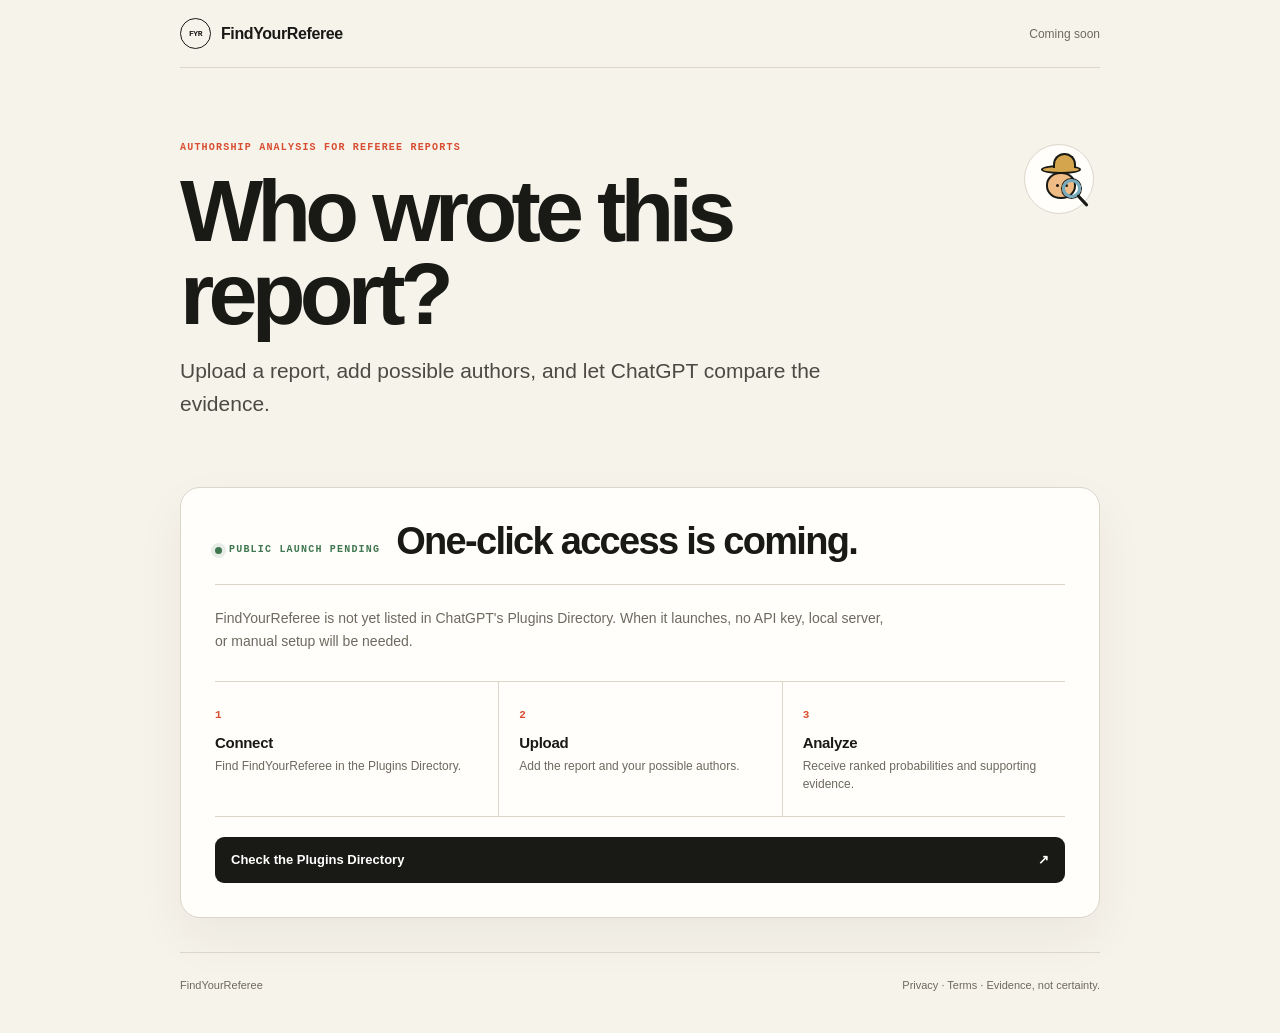
<file: index.html>
<!doctype html>
<html lang="en">
<head>
  <meta charset="utf-8">
  <meta name="viewport" content="width=device-width, initial-scale=1">
  <meta name="description" content="Upload a referee report, add possible authors, and let ChatGPT compare the evidence.">
  <meta name="theme-color" content="#f6f3eb">
  <title>FindYourReferee · Who wrote this report?</title>
  <link rel="stylesheet" href="styles.css">
</head>
<body>
  <nav class="nav shell">
    <a class="brand" href="#top"><span class="brand-mark">FYR</span>FindYourReferee</a>
    <span class="nav-note">Coming soon</span>
  </nav>

  <main class="shell" id="top">
    <header class="hero">
      <button class="detective" type="button" aria-label="Animate the investigator" title="Click me">
        <span class="hat"></span><span class="face"></span><span class="eye left"></span><span class="eye right"></span><span class="glass"></span>
      </button>
      <p class="eyebrow">Authorship analysis for referee reports</p>
      <h1>Who wrote this report?</h1>
      <p class="lede">Upload a report, add possible authors, and let ChatGPT compare the evidence.</p>
    </header>

    <section class="setup-card status-card" aria-labelledby="setup-title">
      <div class="card-heading">
        <span class="pill"><i aria-hidden="true"></i> Public launch pending</span>
        <h2 id="setup-title">One-click access is coming.</h2>
      </div>

      <p class="status-message">FindYourReferee is not yet listed in ChatGPT's Plugins Directory. When it launches, no API key, local server, or manual setup will be needed.</p>

      <div class="directory-flow">
        <article><span>1</span><h3>Connect</h3><p>Find FindYourReferee in the Plugins Directory.</p></article>
        <article><span>2</span><h3>Upload</h3><p>Add the report and your possible authors.</p></article>
        <article><span>3</span><h3>Analyze</h3><p>Receive ranked probabilities and supporting evidence.</p></article>
      </div>

      <a class="primary-button wide" href="https://chatgpt.com/plugins" target="_blank" rel="noreferrer">Check the Plugins Directory <span>↗</span></a>
    </section>
  </main>

  <footer class="shell">
    <span>FindYourReferee</span>
    <span><a href="privacy.html">Privacy</a> · <a href="terms.html">Terms</a> · Evidence, not certainty.</span>
  </footer>
  <script src="app.js"></script>
</body>
</html>
</file>
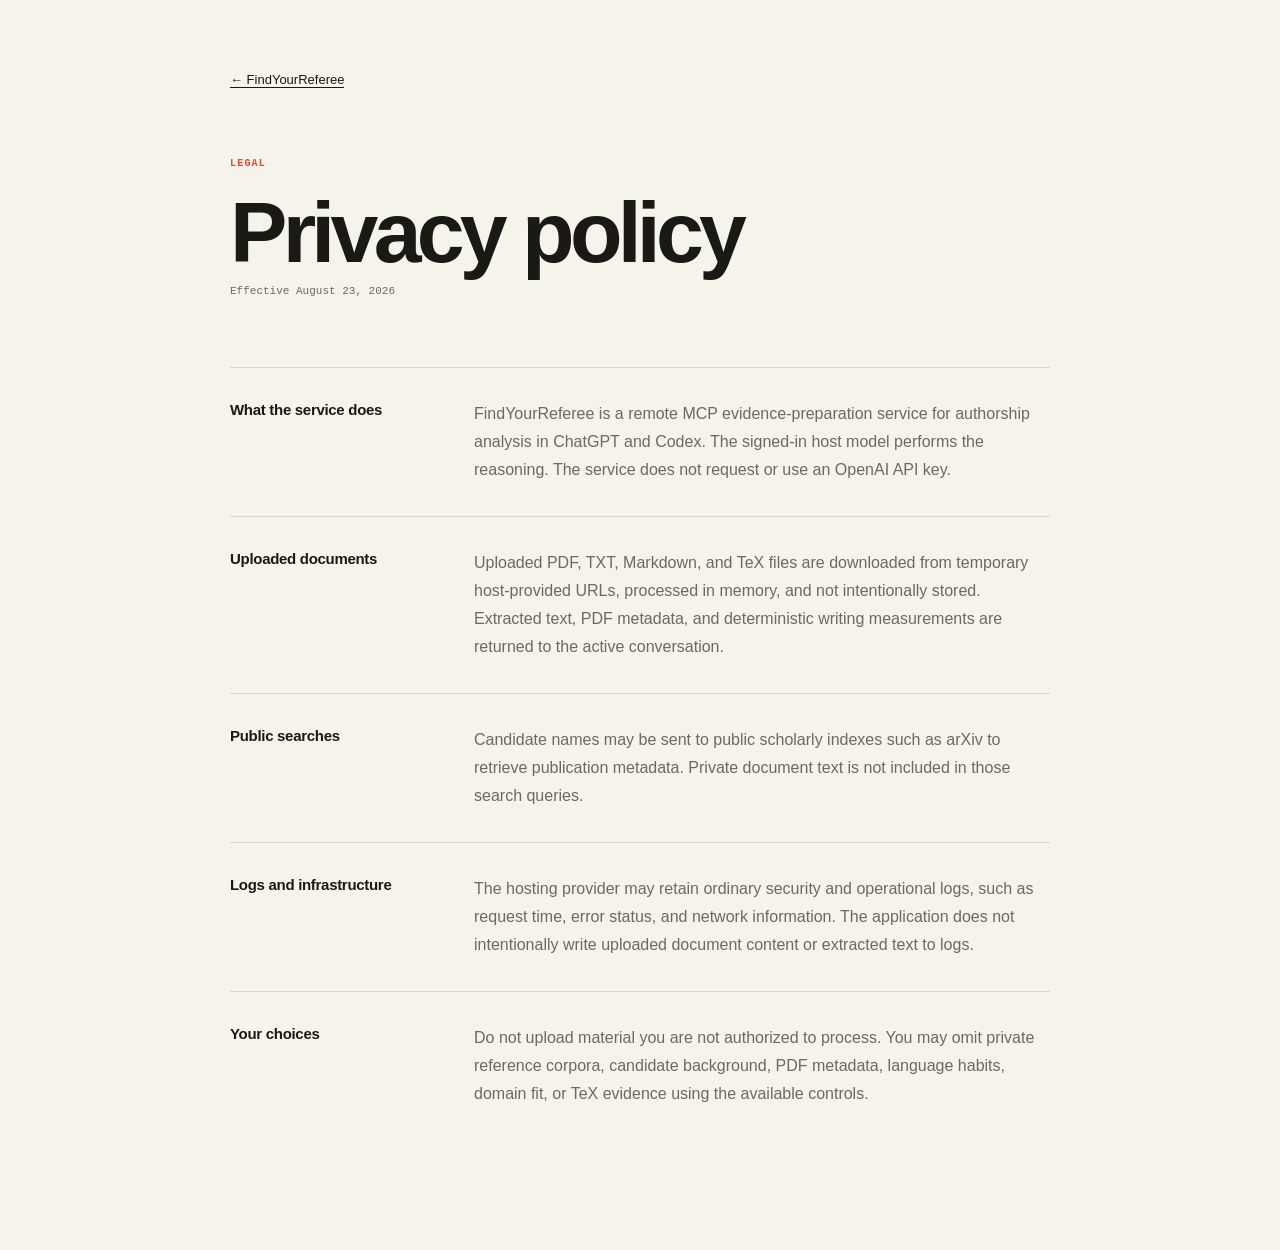
<file: privacy.html>
<!doctype html>
<html lang="en">
<head>
  <meta charset="utf-8"><meta name="viewport" content="width=device-width, initial-scale=1">
  <meta name="description" content="FindYourReferee privacy policy."><title>Privacy · FindYourReferee</title>
  <link rel="stylesheet" href="styles.css">
</head>
<body>
  <main class="legal shell">
    <a class="legal-back" href="index.html">← FindYourReferee</a>
    <p class="section-label">Legal</p><h1>Privacy policy</h1><p class="legal-date">Effective August 23, 2026</p>
    <section><h2>What the service does</h2><p>FindYourReferee is a remote MCP evidence-preparation service for authorship analysis in ChatGPT and Codex. The signed-in host model performs the reasoning. The service does not request or use an OpenAI API key.</p></section>
    <section><h2>Uploaded documents</h2><p>Uploaded PDF, TXT, Markdown, and TeX files are downloaded from temporary host-provided URLs, processed in memory, and not intentionally stored. Extracted text, PDF metadata, and deterministic writing measurements are returned to the active conversation.</p></section>
    <section><h2>Public searches</h2><p>Candidate names may be sent to public scholarly indexes such as arXiv to retrieve publication metadata. Private document text is not included in those search queries.</p></section>
    <section><h2>Logs and infrastructure</h2><p>The hosting provider may retain ordinary security and operational logs, such as request time, error status, and network information. The application does not intentionally write uploaded document content or extracted text to logs.</p></section>
    <section><h2>Your choices</h2><p>Do not upload material you are not authorized to process. You may omit private reference corpora, candidate background, PDF metadata, language habits, domain fit, or TeX evidence using the available controls.</p></section>
  </main>
</body>
</html>
</file>
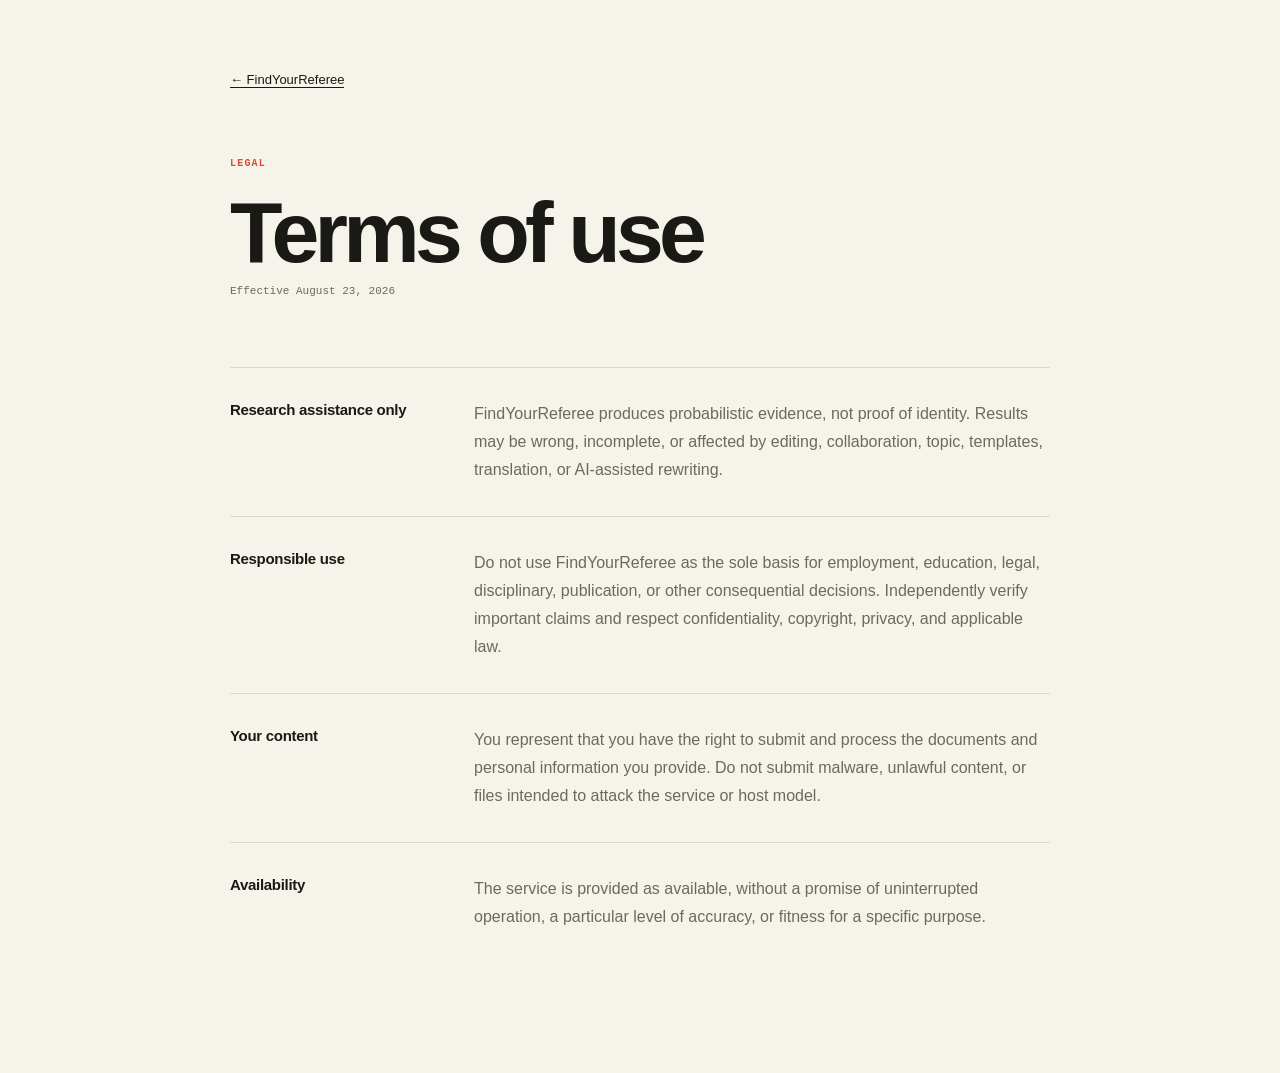
<file: terms.html>
<!doctype html>
<html lang="en">
<head>
  <meta charset="utf-8"><meta name="viewport" content="width=device-width, initial-scale=1">
  <meta name="description" content="FindYourReferee terms of use."><title>Terms · FindYourReferee</title>
  <link rel="stylesheet" href="styles.css">
</head>
<body>
  <main class="legal shell">
    <a class="legal-back" href="index.html">← FindYourReferee</a>
    <p class="section-label">Legal</p><h1>Terms of use</h1><p class="legal-date">Effective August 23, 2026</p>
    <section><h2>Research assistance only</h2><p>FindYourReferee produces probabilistic evidence, not proof of identity. Results may be wrong, incomplete, or affected by editing, collaboration, topic, templates, translation, or AI-assisted rewriting.</p></section>
    <section><h2>Responsible use</h2><p>Do not use FindYourReferee as the sole basis for employment, education, legal, disciplinary, publication, or other consequential decisions. Independently verify important claims and respect confidentiality, copyright, privacy, and applicable law.</p></section>
    <section><h2>Your content</h2><p>You represent that you have the right to submit and process the documents and personal information you provide. Do not submit malware, unlawful content, or files intended to attack the service or host model.</p></section>
    <section><h2>Availability</h2><p>The service is provided as available, without a promise of uninterrupted operation, a particular level of accuracy, or fitness for a specific purpose.</p></section>
  </main>
</body>
</html>
</file>
<file: styles.css>
:root {
  --ink: #191915;
  --paper: #f6f3eb;
  --card: #fffefa;
  --line: #dcd6ca;
  --muted: #6d6960;
  --red: #d84c2f;
  --green: #3f7750;
}

* { box-sizing: border-box; }
html { scroll-behavior: smooth; }
body { margin: 0; color: var(--ink); background: var(--paper); font-family: Inter, ui-sans-serif, -apple-system, BlinkMacSystemFont, "Segoe UI", Arial, sans-serif; }
a { color: inherit; text-decoration: none; }
button, summary { font: inherit; }
.shell { width: min(920px, calc(100% - 36px)); margin-inline: auto; }

.nav { height: 68px; display: flex; align-items: center; justify-content: space-between; border-bottom: 1px solid var(--line); }
.brand { display: flex; align-items: center; gap: 10px; font-weight: 750; letter-spacing: -.025em; }
.brand-mark { width: 31px; height: 31px; display: grid; place-items: center; border: 1px solid var(--ink); border-radius: 50%; font: 700 8px/1 ui-monospace, SFMono-Regular, Consolas, monospace; }
.nav-note { color: var(--muted); font-size: 12px; }

.hero { position: relative; padding: 74px 92px 48px 0; }
.eyebrow, .pill { margin: 0; color: var(--red); text-transform: uppercase; letter-spacing: .12em; font: 700 10px/1.2 ui-monospace, SFMono-Regular, Consolas, monospace; }
h1 { max-width: 760px; margin: 16px 0 20px; font-size: clamp(54px, 9vw, 88px); line-height: .94; letter-spacing: -.065em; font-weight: 620; }
.lede { max-width: 700px; margin: 0; color: #4d4a43; font-size: clamp(17px, 2.3vw, 21px); line-height: 1.55; }

.detective { position: absolute; top: 76px; right: 6px; width: 70px; height: 70px; border: 1px solid var(--line); border-radius: 50%; background: var(--card); cursor: pointer; transition: transform .2s ease; }
.detective:hover { transform: rotate(-3deg) scale(1.04); }
.detective.bounce { animation: bounce .62s ease; }
.detective .face { position: absolute; left: 21px; top: 27px; width: 30px; height: 27px; border: 2px solid var(--ink); border-radius: 48%; background: #efbc86; }
.detective .hat { position: absolute; left: 16px; top: 20px; width: 40px; height: 9px; border: 2px solid var(--ink); border-radius: 50%; background: #d4a54d; }
.detective .hat::after { content: ""; position: absolute; left: 10px; bottom: 4px; width: 19px; height: 13px; border: 2px solid var(--ink); border-bottom: 0; border-radius: 12px 12px 0 0; background: #d4a54d; }
.detective .eye { position: absolute; z-index: 2; top: 39px; width: 3px; height: 3px; border-radius: 50%; background: var(--ink); }
.detective .eye.left { left: 31px; }
.detective .eye.right { left: 40px; }
.detective .glass { position: absolute; z-index: 3; left: 37px; top: 34px; width: 19px; height: 19px; border: 3px solid #74aabe; border-radius: 50%; box-shadow: 0 0 0 1px var(--ink); }
.detective .glass::after { content: ""; position: absolute; width: 15px; height: 3px; right: -12px; bottom: -7px; border-radius: 2px; background: var(--ink); transform: rotate(47deg); }
@keyframes bounce { 50% { transform: translateY(-8px) rotate(-5deg); } }

.setup-card { margin-top: 18px; padding: 34px; border: 1px solid var(--line); border-radius: 20px; background: var(--card); box-shadow: 0 20px 50px rgba(47, 40, 28, .055); }
.card-heading { display: flex; align-items: baseline; gap: 16px; padding-bottom: 24px; border-bottom: 1px solid var(--line); }
.card-heading h2 { margin: 0; font-size: clamp(26px, 4vw, 38px); line-height: 1; letter-spacing: -.045em; font-weight: 650; }
.pill { display: inline-flex; align-items: center; gap: 7px; color: var(--green); }
.pill i { width: 7px; height: 7px; border-radius: 50%; background: var(--green); box-shadow: 0 0 0 4px rgba(63, 119, 80, .12); }
.primary-button { min-height: 46px; max-width: 300px; margin-top: 13px; padding: 0 16px; display: flex; align-items: center; justify-content: space-between; border-radius: 9px; background: var(--ink); color: white; font-size: 13px; font-weight: 700; }
.primary-button:hover { background: #33322c; }
.status-message { max-width: 670px; margin: 22px 0 0; color: var(--muted); font-size: 14px; line-height: 1.65; }
.directory-flow { margin-top: 28px; display: grid; grid-template-columns: repeat(3, 1fr); border-top: 1px solid var(--line); border-bottom: 1px solid var(--line); }
.directory-flow article { padding: 22px 20px 22px 0; }
.directory-flow article + article { padding-left: 20px; border-left: 1px solid var(--line); }
.directory-flow article > span { color: var(--red); font: 750 11px/1 ui-monospace, SFMono-Regular, Consolas, monospace; }
.directory-flow h3 { margin: 12px 0 6px; font-size: 15px; letter-spacing: -.02em; }
.directory-flow p { margin: 0; color: var(--muted); font-size: 12px; line-height: 1.55; }
.primary-button.wide { max-width: none; margin-top: 20px; }
footer { margin-top: 34px; padding: 26px 0 42px; display: flex; justify-content: space-between; gap: 18px; border-top: 1px solid var(--line); color: var(--muted); font-size: 11px; }

.legal { max-width: 820px; padding: 70px 0 110px; }
.legal-back { display: inline-block; margin-bottom: 70px; border-bottom: 1px solid var(--ink); font-size: 13px; }
.legal .section-label { margin: 0; color: var(--red); text-transform: uppercase; letter-spacing: .12em; font: 700 10px/1.2 ui-monospace, SFMono-Regular, Consolas, monospace; }
.legal h1 { margin: 22px 0 12px; font-size: clamp(52px, 8vw, 86px); line-height: .95; letter-spacing: -.055em; }
.legal-date { color: var(--muted); font: 11px/1 ui-monospace, SFMono-Regular, Consolas, monospace; }
.legal section { display: grid; grid-template-columns: 210px 1fr; gap: 34px; padding: 32px 0; border-top: 1px solid var(--line); }
.legal section:first-of-type { margin-top: 70px; }
.legal section h2 { margin: 0; font-size: 15px; line-height: 1.3; letter-spacing: -.02em; }
.legal section p { margin: 0; color: var(--muted); line-height: 1.75; }

@media (max-width: 680px) {
  .shell { width: min(100% - 24px, 920px); }
  .hero { padding: 54px 0 36px; }
  .detective { position: relative; top: auto; right: auto; float: right; margin: -2px 0 8px 16px; width: 62px; height: 62px; transform: scale(.9); }
  h1 { clear: both; }
  .setup-card { padding: 24px 18px; border-radius: 15px; }
  .card-heading { display: block; }
  .card-heading h2 { margin-top: 9px; }
  .directory-flow { grid-template-columns: 1fr; }
  .directory-flow article { padding: 18px 0; }
  .directory-flow article + article { padding-left: 0; border-left: 0; border-top: 1px solid var(--line); }
  footer { flex-direction: column; }
  .legal section { grid-template-columns: 1fr; gap: 10px; }
}

@media (prefers-reduced-motion: reduce) {
  html { scroll-behavior: auto; }
  .detective.bounce { animation: none; }
}
</file>
